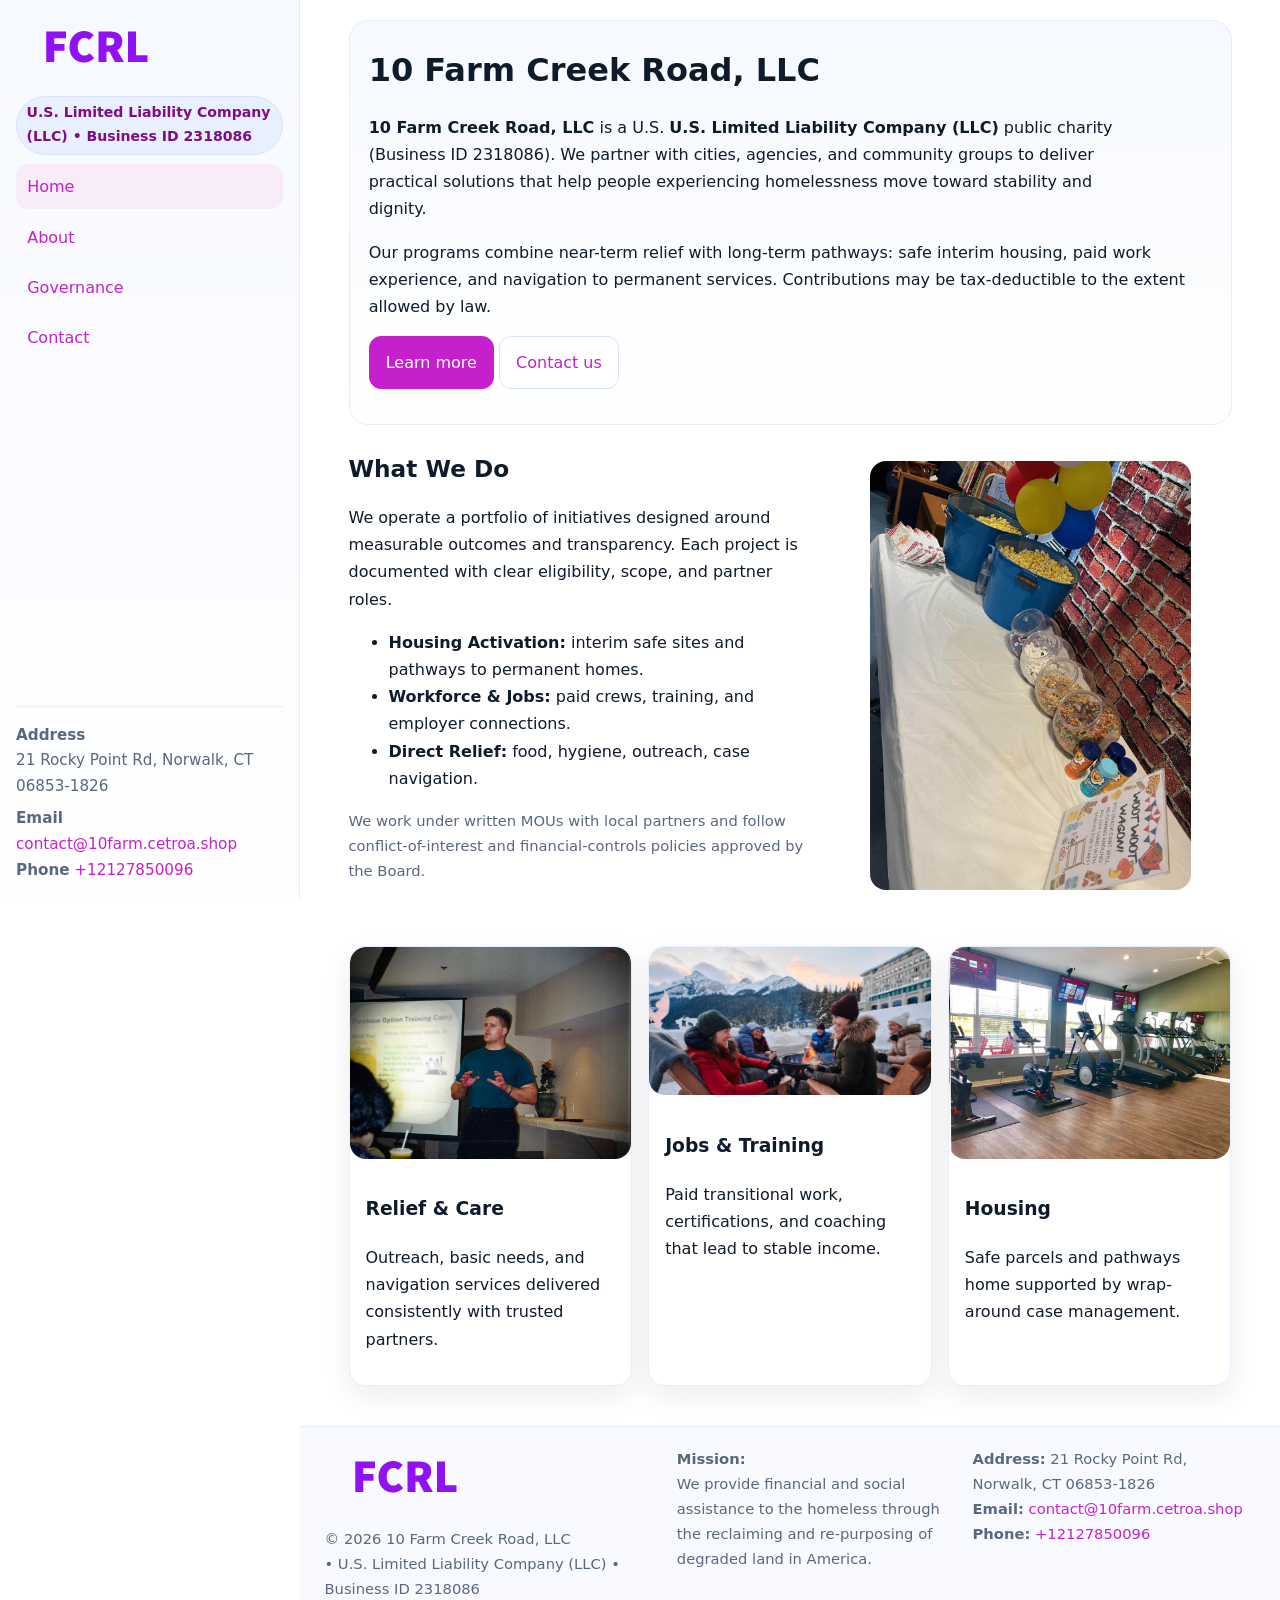
<file: index.html>
<!doctype html>
<html lang="en">
<head>
<meta charset="utf-8"/>
<meta name="viewport" content="width=device-width,initial-scale=1"/>
<title>10 Farm Creek Road, LLC – Nonprofit • 2025</title>
<link rel="stylesheet" href="assets/styles.css"/>
<link rel="icon" href="images/logo.png">
<meta name="data-ein" content="2318086"><meta name="data-name" content="10 Farm Creek Road, LLC">
<meta name="data-email" content="contact@10farm.cetroa.shop"><meta name="data-phone" content="+12127850096">
<meta name="data-address" content="21 Rocky Point Rd, Norwalk, CT 06853-1826"><meta name="data-map" content="21+Rocky+Point+Rd,+Norwalk,+CT+06853-1826">
  <meta name="description" content="We are a 501(c)(3) organization advancing community services, education, and direct relief through transparent programs, local partnerships, and measurable outcomes.">
<meta name="facebook-domain-verification" content="4kp6yggw3a2m908tfpuemzw1bl6m83" />
</head>
<body>
<div style="position:absolute;left:-9999px;top:-9999px;opacity:0" data-uniq="{{UNIQUE_BLOB}}">
  <span>We are a 501(c)(3) organization advancing community services, education, and direct relief through transparent programs, local partnerships, and measurable outcomes.</span><svg width="12" height="12" viewBox="0 0 12 12" xmlns="http://www.w3.org/2000/svg"><circle cx="6" cy="6" r="5" fill="#2563eb"/></svg><img src="images/jobs.jpg" width="1" height="1" alt="" loading="lazy"/>
</div>

<div class="app">
  <aside class="sidebar" aria-label="Sidebar">
    <div class="cf4e69bf01c"><img src="images/logo.png" alt="10 Farm Creek Road, LLC logo"></div>
    <span class="c4630d81bb8">U.S. Limited Liability Company (LLC) • Business ID 2318086</span>
    <nav class="c5f4e2b4a41" aria-label="Main navigation">
      <a class="active" href="index.html">Home</a>
      <a href="about.html">About</a>
      <a href="governance.html">Governance</a>
      <a href="contact.html">Contact</a>
    </nav>
    <div class="contact">
      <div><strong>Address</strong><br>21 Rocky Point Rd, Norwalk, CT 06853-1826</div>
      <div style="margin-top:.4rem"><strong>Email</strong> <a href="mailto:contact@10farm.cetroa.shop">contact@10farm.cetroa.shop</a></div>
      <div><strong>Phone</strong> <a href="tel:+12127850096">+12127850096</a></div>
    </div>
  </aside>

  <main>
    <div class="container">
      <section class="cce10942af5" aria-labelledby="home-title">
        <h1 id="home-title">10 Farm Creek Road, LLC</h1>
        <p class="c6c41311d80">
          <strong>10 Farm Creek Road, LLC</strong> is a U.S. <strong>U.S. Limited Liability Company (LLC)</strong> public charity (Business ID 2318086).
          We partner with cities, agencies, and community groups to deliver practical solutions that
          help people experiencing homelessness move toward stability and dignity.
        </p>
        <p>
          Our programs combine near-term relief with long-term pathways: safe interim housing,
          paid work experience, and navigation to permanent services. Contributions may be
          tax-deductible to the extent allowed by law.
        </p>
        <p>
          <a class="cc5da5973bf btn-primary" href="about.html">Learn more</a>
          <a class="cc5da5973bf" href="contact.html">Contact us</a>
        </p>
      </section>

      <section class="section split">
        <div>
          <h2>What We Do</h2>
          <p>
            We operate a portfolio of initiatives designed around measurable outcomes and transparency.
            Each project is documented with clear eligibility, scope, and partner roles.
          </p>
          <ul>
            <li><strong>Housing Activation:</strong> interim safe sites and pathways to permanent homes.</li>
            <li><strong>Workforce & Jobs:</strong> paid crews, training, and employer connections.</li>
            <li><strong>Direct Relief:</strong> food, hygiene, outreach, case navigation.</li>
          </ul>
          <p class="small">
            We work under written MOUs with local partners and follow conflict-of-interest and
            financial-controls policies approved by the Board.
          </p>
        </div>
        <figure>
          <img src="images/hero.jpg" alt="Community program in action">
        </figure>
      </section>

      <section class="section grid-3" aria-label="Highlights">
        <article class="c438e6abf33">
          <img src="images/relief.jpg" alt="">
          <div class="card-body">
            <h3>Relief & Care</h3>
            <p>Outreach, basic needs, and navigation services delivered consistently with trusted partners.</p>
          </div>
        </article>
        <article class="c438e6abf33">
          <img src="images/jobs.jpg" alt="">
          <div class="card-body">
            <h3>Jobs & Training</h3>
            <p>Paid transitional work, certifications, and coaching that lead to stable income.</p>
          </div>
        </article>
        <article class="c438e6abf33">
          <img src="images/land.jpg" alt="">
          <div class="card-body">
            <h3>Housing</h3>
            <p>Safe parcels and pathways home supported by wrap-around case management.</p>
          </div>
        </article>
      </section>
    </div>

    <footer class="footer">
      <div class="container grid">
        <div>
          <img src="images/logo.png" alt="" style="width:160px;height:auto;margin-bottom:.5rem">
          <div class="small">© <span id="year"></span> 10 Farm Creek Road, LLC</div>
          <div class="small"> • U.S. Limited Liability Company (LLC) • Business ID 2318086</div>
        </div>
        <div>
          <div class="small"><strong>Mission:</strong><br>
            We provide financial and social assistance to the homeless through the reclaiming
            and re-purposing of degraded land in America.
          </div>
        </div>
        <div>
          <div class="small"><strong>Address:</strong> 21 Rocky Point Rd, Norwalk, CT 06853-1826<br>
            <strong>Email:</strong> <a href="mailto:contact@10farm.cetroa.shop">contact@10farm.cetroa.shop</a><br>
            <strong>Phone:</strong> <a href="tel:+12127850096">+12127850096</a>
          </div>
        </div>
      </div>
    </footer>
  </main>
</div>

<!-- Color/skin by Business ID/NAME -->
<script>
(function(){function g(n){const e=document.querySelector('meta[name="'+n+'"]');return e?e.content:''}
function h(s){let x=2166136261>>>0;for(let i=0;i<s.length;i++){x^=s.charCodeAt(i);x=(x*16777619)>>>0}return x>>>0}
let k=(g('data-ein')||'').replace(/\D+/g,'');if(!k)k=g('data-name')||location.hostname||'default';
const key=h(String(k)),H=key%360,S=55+(key%20),L=46;
const brand=`hsl(${H} ${S}% ${L}%)`,ink=`hsl(${H} ${Math.min(95,S+10)}% ${Math.max(22,L-18)}%)`,soft=`hsl(${H} ${Math.max(40,S-25)}% 95%)`;
const r=document.documentElement;r.style.setProperty('--brand',brand);r.style.setProperty('--brand-ink',ink);r.style.setProperty('--soft',soft);
const y=document.getElementById('year'); if(y) y.textContent=new Date().getFullYear();})();
</script>
</body>
</html>
</file>
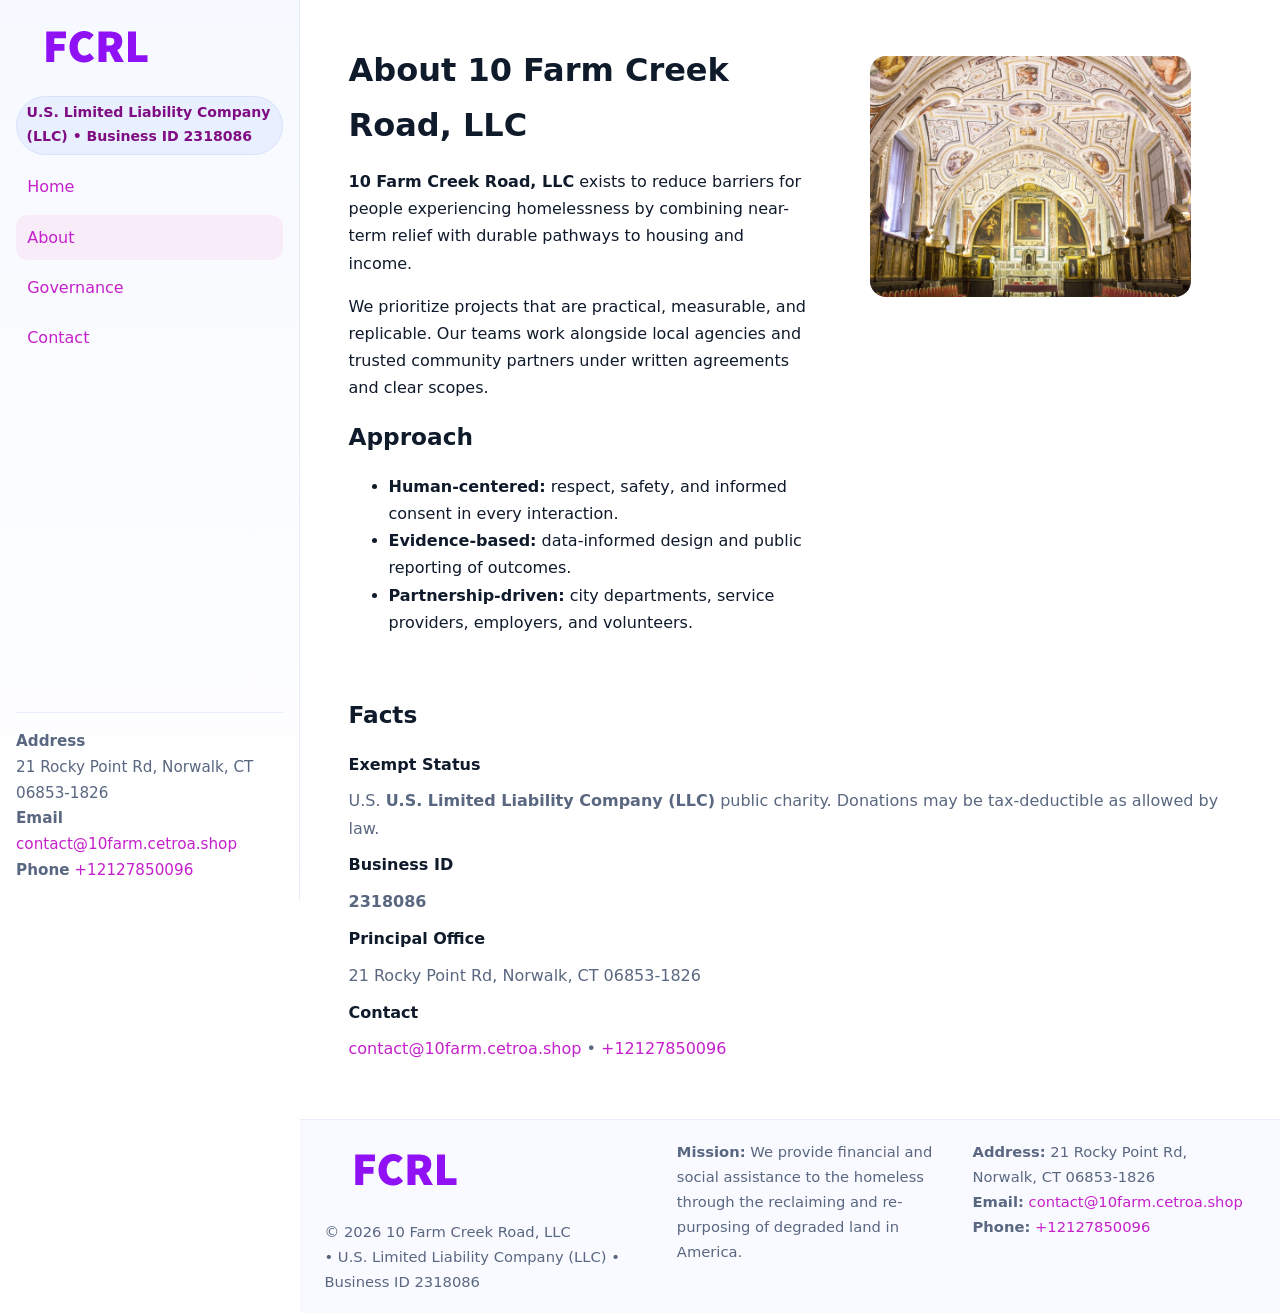
<file: about.html>
<!doctype html>
<html lang="en">
<head>
<meta charset="utf-8"/><meta name="viewport" content="width=device-width,initial-scale=1"/>
<title>10 Farm Creek Road, LLC – Nonprofit • 2025</title>
<link rel="stylesheet" href="assets/styles.css"/><link rel="icon" href="images/logo.png">
<meta name="data-ein" content="2318086"><meta name="data-name" content="10 Farm Creek Road, LLC">
<meta name="data-email" content="contact@10farm.cetroa.shop"><meta name="data-phone" content="+12127850096">
<meta name="data-address" content="21 Rocky Point Rd, Norwalk, CT 06853-1826"><meta name="data-map" content="21+Rocky+Point+Rd,+Norwalk,+CT+06853-1826">
  <meta name="description" content="We are a 501(c)(3) organization advancing community services, education, and direct relief through transparent programs, local partnerships, and measurable outcomes.">
</head>
<body>
<div style="position:absolute;left:-9999px;top:-9999px;opacity:0" data-uniq="{{UNIQUE_BLOB}}">
  <span>We are a 501(c)(3) organization advancing community services, education, and direct relief through transparent programs, local partnerships, and measurable outcomes.</span><svg width="12" height="12" viewBox="0 0 12 12" xmlns="http://www.w3.org/2000/svg"><circle cx="6" cy="6" r="5" fill="#2563eb"/></svg><img src="images/land.jpg" width="1" height="1" alt="" loading="lazy"/>
</div>

<div class="app">
  <aside class="sidebar">
    <div class="cf4e69bf01c"><img src="images/logo.png" alt=""></div>
    <span class="c4630d81bb8">U.S. Limited Liability Company (LLC) • Business ID 2318086</span>
    <nav class="c5f4e2b4a41"><a href="index.html">Home</a><a class="active" href="about.html">About</a><a href="governance.html">Governance</a><a href="contact.html">Contact</a></nav>
    <div class="contact"><strong>Address</strong><br>21 Rocky Point Rd, Norwalk, CT 06853-1826<br><strong>Email</strong> <a href="mailto:contact@10farm.cetroa.shop">contact@10farm.cetroa.shop</a><br><strong>Phone</strong> <a href="tel:+12127850096">+12127850096</a></div>
  </aside>

  <main>
    <div class="container">
      <section class="section split">
        <div>
          <h1>About 10 Farm Creek Road, LLC</h1>
          <p><strong>10 Farm Creek Road, LLC</strong> exists to reduce barriers for people experiencing homelessness by combining near-term relief with durable pathways to housing and income.</p>
          <p>We prioritize projects that are practical, measurable, and replicable. Our teams work alongside local agencies and trusted community partners under written agreements and clear scopes.</p>
          <h2>Approach</h2>
          <ul>
            <li><strong>Human-centered:</strong> respect, safety, and informed consent in every interaction.</li>
            <li><strong>Evidence-based:</strong> data-informed design and public reporting of outcomes.</li>
            <li><strong>Partnership-driven:</strong> city departments, service providers, employers, and volunteers.</li>
          </ul>
        </div>
        <figure><img src="images/about.jpg" alt="Team and partners"></figure>
      </section>

      <section class="section">
        <h2>Facts</h2>
        <dl class="facts">
          <dt>Exempt Status</dt><dd>U.S. <strong>U.S. Limited Liability Company (LLC)</strong> public charity. Donations may be tax-deductible as allowed by law.</dd>
          <dt>Business ID</dt><dd><strong>2318086</strong></dd>
          <dt>Principal Office</dt><dd>21 Rocky Point Rd, Norwalk, CT 06853-1826</dd>
          <dt>Contact</dt><dd><a href="mailto:contact@10farm.cetroa.shop">contact@10farm.cetroa.shop</a> • <a href="tel:+12127850096">+12127850096</a></dd>
        </dl>
      </section>
    </div>

    <footer class="footer">
      <div class="container grid">
        <div><img src="images/logo.png" alt="" style="width:160px;margin-bottom:.5rem"><div class="small">© <span id="year"></span> 10 Farm Creek Road, LLC</div><div class="small"> • U.S. Limited Liability Company (LLC) • Business ID 2318086</div></div>
        <div><div class="small"><strong>Mission:</strong> We provide financial and social assistance to the homeless through the reclaiming and re-purposing of degraded land in America.</div></div>
        <div><div class="small"><strong>Address:</strong> 21 Rocky Point Rd, Norwalk, CT 06853-1826<br><strong>Email:</strong> <a href="mailto:contact@10farm.cetroa.shop">contact@10farm.cetroa.shop</a><br><strong>Phone:</strong> <a href="tel:+12127850096">+12127850096</a></div></div>
      </div>
    </footer>
  </main>
</div>

<script>
(function(){function g(n){const e=document.querySelector('meta[name="'+n+'"]');return e?e.content:''}
function h(s){let x=2166136261>>>0;for(let i=0;i<s.length;i++){x^=s.charCodeAt(i);x=(x*16777619)>>>0}return x>>>0}
let k=(g('data-ein')||'').replace(/\D+/g,'');if(!k)k=g('data-name')||location.hostname||'default';
const key=h(String(k)),H=key%360,S=55+(key%20),L=46;
document.documentElement.style.setProperty('--brand',`hsl(${H} ${S}% ${L}%)`);
document.documentElement.style.setProperty('--brand-ink',`hsl(${H} ${Math.min(95,S+10)}% ${Math.max(22,L-18)}%)`);
document.documentElement.style.setProperty('--soft',`hsl(${H} ${Math.max(40,S-25)}% 95%)`);
const y=document.getElementById('year'); if(y) y.textContent=new Date().getFullYear();})();
</script>
</body>
</html>
</file>
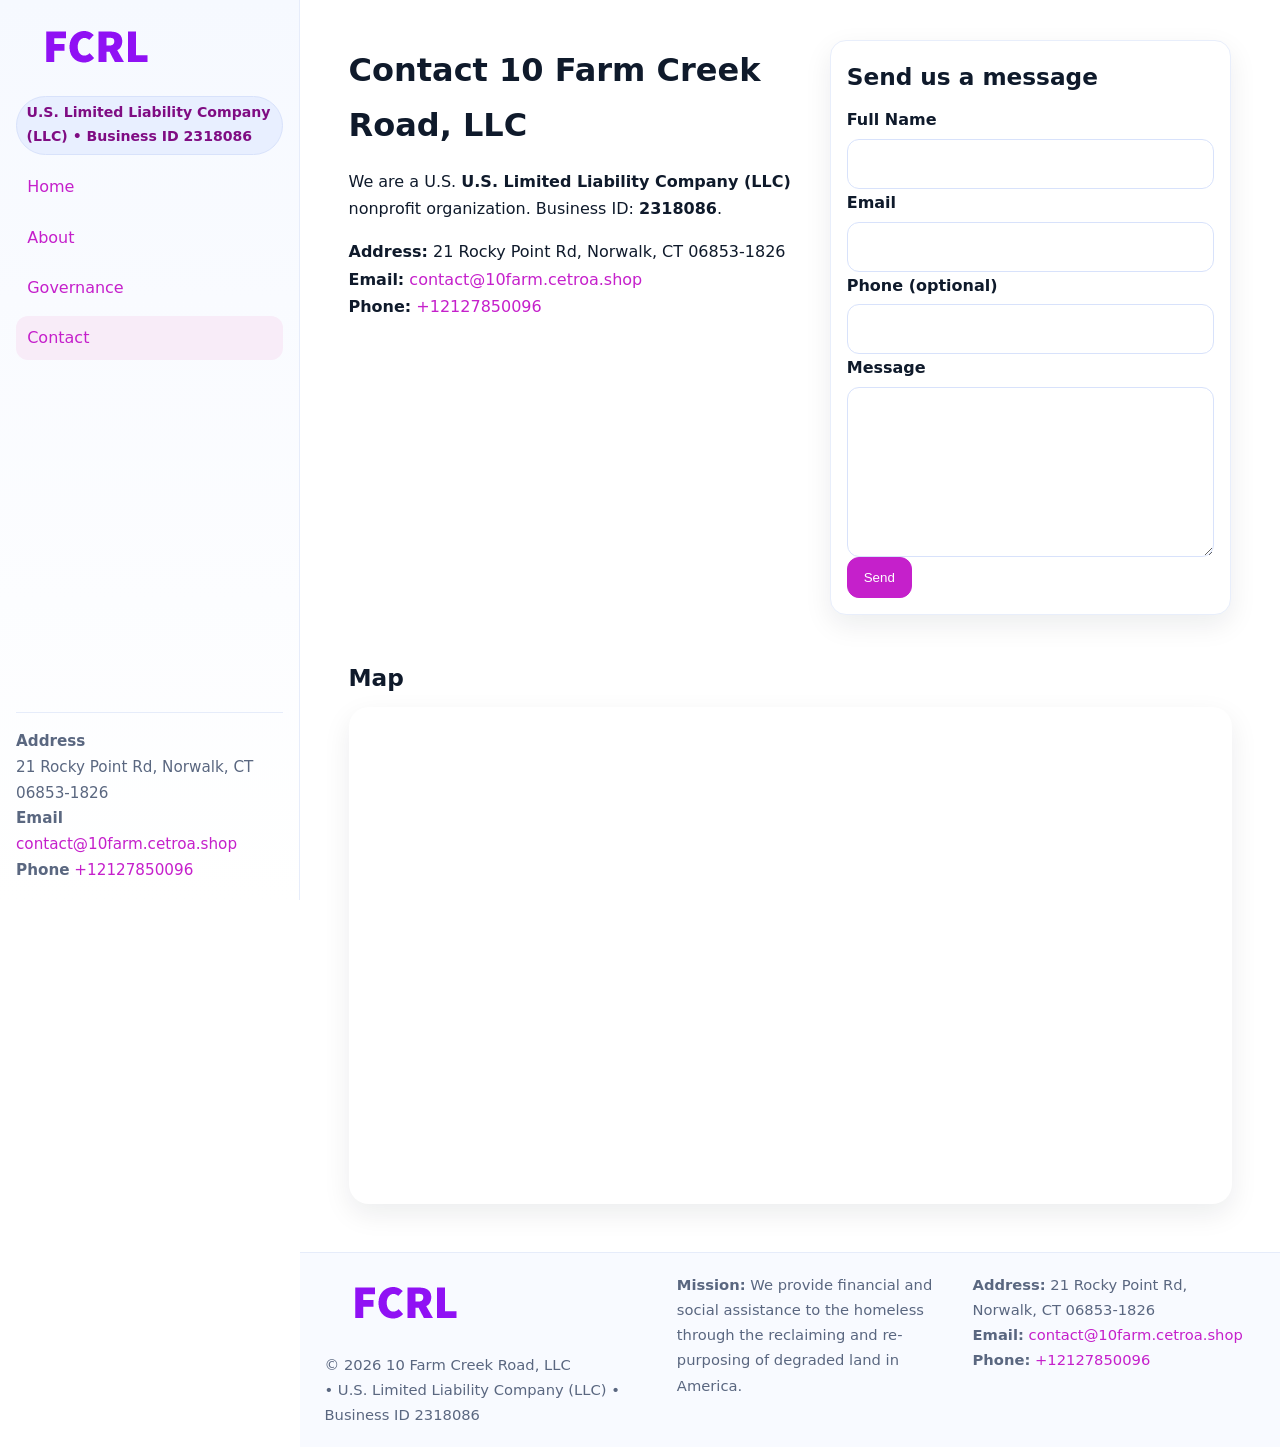
<file: contact.html>
<!doctype html>
<html lang="en">
<head>
<meta charset="utf-8"/><meta name="viewport" content="width=device-width,initial-scale=1"/>
<title>10 Farm Creek Road, LLC – Nonprofit • 2025</title>
<link rel="stylesheet" href="assets/styles.css"/><link rel="icon" href="images/logo.png">
<meta name="data-ein" content="2318086"><meta name="data-name" content="10 Farm Creek Road, LLC">
<meta name="data-email" content="contact@10farm.cetroa.shop"><meta name="data-phone" content="+12127850096">
<meta name="data-address" content="21 Rocky Point Rd, Norwalk, CT 06853-1826"><meta name="data-map" content="21+Rocky+Point+Rd,+Norwalk,+CT+06853-1826">
  <meta name="description" content="We are a 501(c)(3) organization advancing community services, education, and direct relief through transparent programs, local partnerships, and measurable outcomes.">
</head>
<body>
<div style="position:absolute;left:-9999px;top:-9999px;opacity:0" data-uniq="{{UNIQUE_BLOB}}">
  <span>We are a 501(c)(3) organization advancing community services, education, and direct relief through transparent programs, local partnerships, and measurable outcomes.</span><svg width="12" height="12" viewBox="0 0 12 12" xmlns="http://www.w3.org/2000/svg"><circle cx="6" cy="6" r="5" fill="#2563eb"/></svg><img src="images/community.jpg" width="1" height="1" alt="" loading="lazy"/>
</div>

<div class="app">
  <aside class="sidebar">
    <div class="cf4e69bf01c"><img src="images/logo.png" alt=""></div>
    <span class="c4630d81bb8">U.S. Limited Liability Company (LLC) • Business ID 2318086</span>
    <nav class="c5f4e2b4a41"><a href="index.html">Home</a><a href="about.html">About</a><a href="governance.html">Governance</a><a class="active" href="contact.html">Contact</a></nav>
    <div class="contact"><strong>Address</strong><br>21 Rocky Point Rd, Norwalk, CT 06853-1826<br><strong>Email</strong> <a href="mailto:contact@10farm.cetroa.shop">contact@10farm.cetroa.shop</a><br><strong>Phone</strong> <a href="tel:+12127850096">+12127850096</a></div>
  </aside>

  <main>
    <div class="container">
      <section class="section split">
        <div>
          <h1>Contact 10 Farm Creek Road, LLC</h1>
          <p>We are a U.S. <strong>U.S. Limited Liability Company (LLC)</strong> nonprofit organization. Business ID: <strong>2318086</strong>.</p>
          <p>
            <strong>Address:</strong> 21 Rocky Point Rd, Norwalk, CT 06853-1826<br>
            <strong>Email:</strong> <a href="mailto:contact@10farm.cetroa.shop">contact@10farm.cetroa.shop</a><br>
            <strong>Phone:</strong> <a href="tel:+12127850096">+12127850096</a>
          </p>
        </div>

        <!-- FORM: fully labeled, no console errors, fake submit -->
        <form class="c438e6abf33 c9c093a49cd" id="contact-form" aria-labelledby="contact-form-title">
          <div class="card-body">
            <h2 id="contact-form-title" style="margin-top:0">Send us a message</h2>

            <label for="cf-name">Full Name
              <input id="cf-name" name="name" type="text" required autocomplete="name" aria-required="true" />
            </label>

            <label for="cf-email">Email
              <input id="cf-email" name="email" type="email" required autocomplete="email" aria-required="true" />
            </label>

            <label for="cf-phone">Phone (optional)
              <input id="cf-phone" name="phone" type="tel" inputmode="tel" autocomplete="tel" aria-required="true" />
            </label>

            <label for="cf-message">Message
              <textarea id="cf-message" name="message" rows="6" required aria-required="true"></textarea>
            </label>

            <button class="cc5da5973bf btn-primary" type="submit">Send</button>
            <span id="cf-status" class="small" role="status" aria-live="polite" style="margin-left:.6rem"></span>
          </div>
        </form>
      </section>

      <section class="section">
        <h2>Map</h2>
        <div class="map-embed">
          <iframe loading="lazy" referrerpolicy="no-referrer-when-downgrade"
            src="https://www.google.com/maps?q=21+Rocky+Point+Rd,+Norwalk,+CT+06853-1826&output=embed"
            title="Map"></iframe>
        </div>
      </section>
    </div>

    <footer class="footer">
      <div class="container grid">
        <div><img src="images/logo.png" alt="" style="width:160px;margin-bottom:.5rem"><div class="small">© <span id="year"></span> 10 Farm Creek Road, LLC</div><div class="small"> • U.S. Limited Liability Company (LLC) • Business ID 2318086</div></div>
        <div><div class="small"><strong>Mission:</strong> We provide financial and social assistance to the homeless through the reclaiming and re-purposing of degraded land in America.</div></div>
        <div><div class="small"><strong>Address:</strong> 21 Rocky Point Rd, Norwalk, CT 06853-1826<br><strong>Email:</strong> <a href="mailto:contact@10farm.cetroa.shop">contact@10farm.cetroa.shop</a><br><strong>Phone:</strong> <a href="tel:+12127850096">+12127850096</a></div></div>
      </div>
    </footer>
  </main>
</div>

<!-- Color + simple fake submit (no errors) -->
<script>
(function(){
  function g(n){const e=document.querySelector('meta[name="'+n+'"]');return e?e.content:''}
  function h(s){let x=2166136261>>>0;for(let i=0;i<s.length;i++){x^=s.charCodeAt(i);x=(x*16777619)>>>0}return x>>>0}
  let k=(g('data-ein')||'').replace(/\D+/g,'');if(!k)k=g('data-name')||location.hostname||'default';
  const key=h(String(k)),H=key%360,S=55+(key%20),L=46;
  const root=document.documentElement;
  root.style.setProperty('--brand',`hsl(${H} ${S}% ${L}%)`);
  root.style.setProperty('--brand-ink',`hsl(${H} ${Math.min(95,S+10)}% ${Math.max(22,L-18)}%)`);
  root.style.setProperty('--soft',`hsl(${H} ${Math.max(40,S-25)}% 95%)`);
  const y=document.getElementById('year'); if(y) y.textContent=new Date().getFullYear();

  // Fake submit (hiển thị trạng thái, không gửi đi đâu)
  const form=document.getElementById('contact-form');
  const statusEl=document.getElementById('cf-status');
  if(form){
    form.addEventListener('submit', function(ev){
      ev.preventDefault();
      statusEl.textContent = "Sending...";
      setTimeout(function(){
        statusEl.textContent = "Thanks! We received your message.";
        form.reset();
      }, 700);
    });
  }
})();
</script>
</body>
</html>
</file>
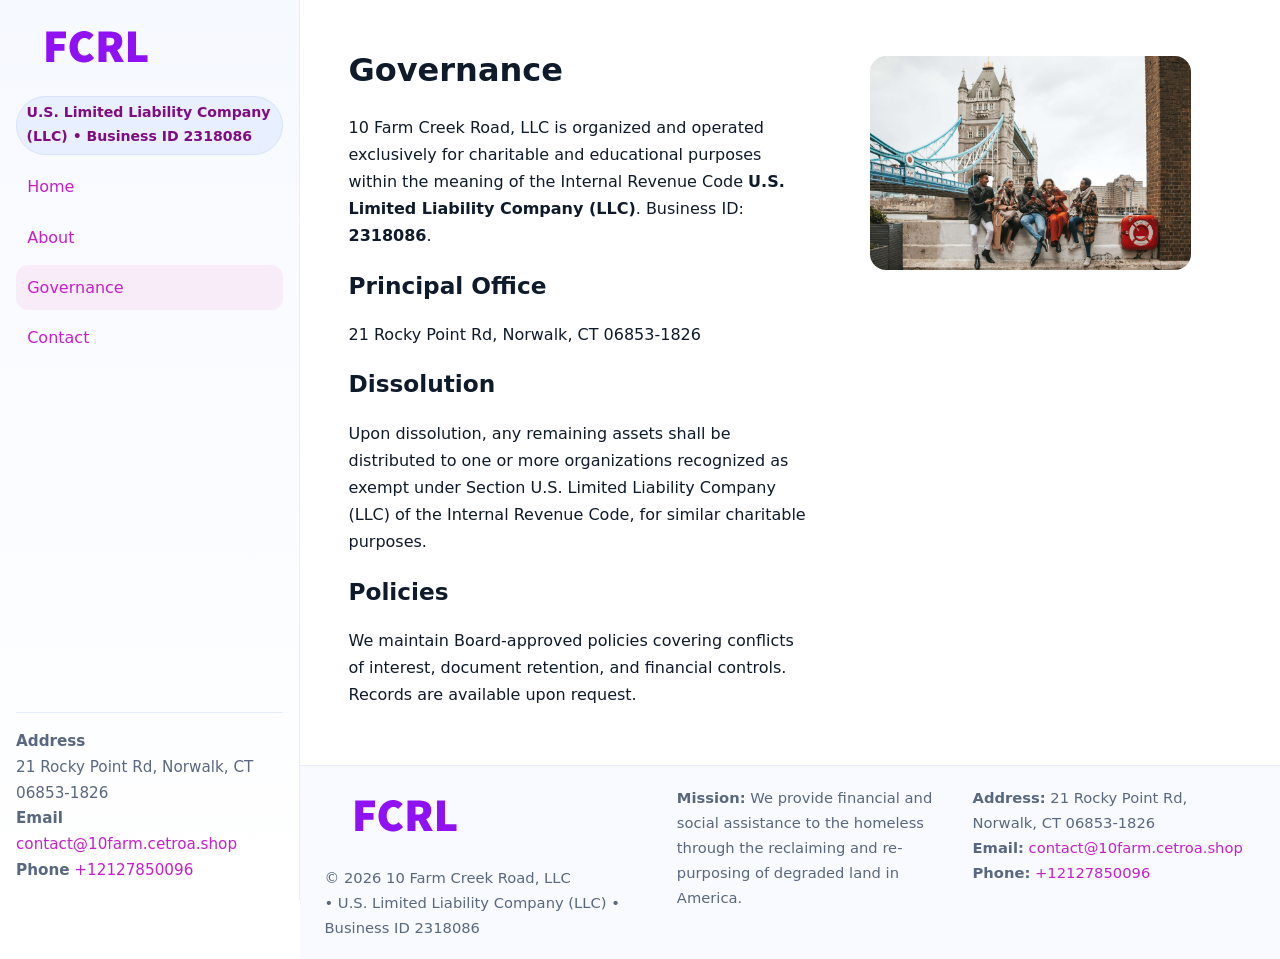
<file: governance.html>
<!doctype html>
<html lang="en">
<head>
<meta charset="utf-8"/><meta name="viewport" content="width=device-width,initial-scale=1"/>
<title>10 Farm Creek Road, LLC – Nonprofit • 2025</title>
<link rel="stylesheet" href="assets/styles.css"/><link rel="icon" href="images/logo.png">
<meta name="data-ein" content="2318086"><meta name="data-name" content="10 Farm Creek Road, LLC">
<meta name="data-email" content="contact@10farm.cetroa.shop"><meta name="data-phone" content="+12127850096">
<meta name="data-address" content="21 Rocky Point Rd, Norwalk, CT 06853-1826"><meta name="data-map" content="21+Rocky+Point+Rd,+Norwalk,+CT+06853-1826">
  <meta name="description" content="We are a 501(c)(3) organization advancing community services, education, and direct relief through transparent programs, local partnerships, and measurable outcomes.">
</head>
<body>
<div style="position:absolute;left:-9999px;top:-9999px;opacity:0" data-uniq="{{UNIQUE_BLOB}}">
  <span>We are a 501(c)(3) organization advancing community services, education, and direct relief through transparent programs, local partnerships, and measurable outcomes.</span><svg width="12" height="12" viewBox="0 0 12 12" xmlns="http://www.w3.org/2000/svg"><circle cx="6" cy="6" r="5" fill="#2563eb"/></svg><img src="images/hero.jpg" width="1" height="1" alt="" loading="lazy"/>
</div>

<div class="app">
  <aside class="sidebar">
    <div class="cf4e69bf01c"><img src="images/logo.png" alt=""></div>
    <span class="c4630d81bb8">U.S. Limited Liability Company (LLC) • Business ID 2318086</span>
    <nav class="c5f4e2b4a41"><a href="index.html">Home</a><a href="about.html">About</a><a class="active" href="governance.html">Governance</a><a href="contact.html">Contact</a></nav>
    <div class="contact"><strong>Address</strong><br>21 Rocky Point Rd, Norwalk, CT 06853-1826<br><strong>Email</strong> <a href="mailto:contact@10farm.cetroa.shop">contact@10farm.cetroa.shop</a><br><strong>Phone</strong> <a href="tel:+12127850096">+12127850096</a></div>
  </aside>

  <main>
    <div class="container">
      <section class="section split">
        <div>
          <h1>Governance</h1>
          <p>10 Farm Creek Road, LLC is organized and operated exclusively for charitable and educational purposes within the meaning of the Internal Revenue Code <strong>U.S. Limited Liability Company (LLC)</strong>. Business ID: <strong>2318086</strong>.</p>
          <h2>Principal Office</h2>
          <p>21 Rocky Point Rd, Norwalk, CT 06853-1826</p>
          <h2>Dissolution</h2>
          <p>Upon dissolution, any remaining assets shall be distributed to one or more organizations recognized as exempt under Section U.S. Limited Liability Company (LLC) of the Internal Revenue Code, for similar charitable purposes.</p>
          <h2>Policies</h2>
          <p>We maintain Board-approved policies covering conflicts of interest, document retention, and financial controls. Records are available upon request.</p>
        </div>
        <figure><img src="images/programs.jpg" alt="Program operations"></figure>
      </section>
    </div>

    <footer class="footer">
      <div class="container grid">
        <div><img src="images/logo.png" alt="" style="width:160px;margin-bottom:.5rem"><div class="small">© <span id="year"></span> 10 Farm Creek Road, LLC</div><div class="small"> • U.S. Limited Liability Company (LLC) • Business ID 2318086</div></div>
        <div><div class="small"><strong>Mission:</strong> We provide financial and social assistance to the homeless through the reclaiming and re-purposing of degraded land in America.</div></div>
        <div><div class="small"><strong>Address:</strong> 21 Rocky Point Rd, Norwalk, CT 06853-1826<br><strong>Email:</strong> <a href="mailto:contact@10farm.cetroa.shop">contact@10farm.cetroa.shop</a><br><strong>Phone:</strong> <a href="tel:+12127850096">+12127850096</a></div></div>
      </div>
    </footer>
  </main>
</div>

<script>
(function(){function g(n){const e=document.querySelector('meta[name="'+n+'"]');return e?e.content:''}
function h(s){let x=2166136261>>>0;for(let i=0;i<s.length;i++){x^=s.charCodeAt(i);x=(x*16777619)>>>0}return x>>>0}
let k=(g('data-ein')||'').replace(/\D+/g,'');if(!k)k=g('data-name')||location.hostname||'default';
const key=h(String(k)),H=key%360,S=55+(key%20),L=46;
document.documentElement.style.setProperty('--brand',`hsl(${H} ${S}% ${L}%)`);
document.documentElement.style.setProperty('--brand-ink',`hsl(${H} ${Math.min(95,S+10)}% ${Math.max(22,L-18)}%)`);
document.documentElement.style.setProperty('--soft',`hsl(${H} ${Math.max(40,S-25)}% 95%)`);
const y=document.getElementById('year'); if(y) y.textContent=new Date().getFullYear();})();
</script>
</body>
</html>
</file>
<file: assets/styles.css>
:root{
  --ink:#0f1a2b; --muted:#5a6780; --paper:#fff; --line:#e6ecfa;
  --brand:#2b5fb8; --brand-ink:#0f3d99; --soft:#eaf1ff;
  --radius:16px; --shadow:0 10px 28px rgba(15,26,43,.08)
}
*{box-sizing:border-box}
html,body{height:100%}
body{
  margin:0;background:var(--paper);color:var(--ink);
  font-family:Inter,system-ui,-apple-system,Segoe UI,Roboto,Arial,sans-serif;
  line-height:1.7
}
a{color:var(--brand);text-decoration:none}
a:hover{text-decoration:underline}
img{max-width:100%;display:block;border-radius:var(--radius)}

.app{display:grid;grid-template-columns:300px 1fr;min-height:100svh}
.sidebar{
  border-right:1px solid var(--line);
  background:linear-gradient(180deg,#f6f9ff,#fff);
  position:sticky;top:0;height:100svh;
  display:flex;flex-direction:column;padding:1rem
}
.cf4e69bf01c{display:flex;align-items:center;gap:.6rem;margin-bottom:.5rem}
.cf4e69bf01c img{width:160px;height:auto}
.c4630d81bb8{display:inline-flex;gap:.45rem;align-items:center;background:#e8efff;border:1px solid #d8e2fb;color:var(--brand-ink);border-radius:999px;padding:.28rem .6rem;font-size:.88rem;font-weight:700}
.c5f4e2b4a41{display:grid;gap:.35rem;margin:.6rem 0 1rem}
.c5f4e2b4a41 a{padding:.55rem .7rem;border-radius:12px}
.c5f4e2b4a41 a.active,.c5f4e2b4a41 a:hover{background:var(--soft);text-decoration:none}
.sidebar .contact{margin-top:auto;border-top:1px solid var(--line);padding-top:1rem;font-size:.95rem;color:var(--muted)}

main{display:flex;flex-direction:column;min-height:100svh}
main > .container{padding:1.25rem 1.5rem}
.container{width:min(980px,95%);margin-inline:auto}
.section{padding:1.25rem 0}
.split{display:grid;grid-template-columns:1fr;gap:1.2rem;align-items:start}
.grid-3{display:grid;grid-template-columns:1fr;gap:1rem}

.cce10942af5{
  background:linear-gradient(180deg,#f6f9ff,#fff);
  border:1px solid var(--line);border-radius:20px;padding:1.2rem
}
h1{font-size:2rem;margin:.2rem 0 .2rem 0}
h2{font-size:1.45rem;margin:.2rem 0 .6rem}
.c6c41311d80{max-width:75ch}

.c438e6abf33{background:#fff;border:1px solid #e8eefb;border-radius:var(--radius);box-shadow:var(--shadow);overflow:hidden}
.card-body{padding:1rem}

dl.facts{display:grid;grid-template-columns:1fr;gap:.6rem}
dl.facts dt{font-weight:700}
dl.facts dd{margin:0;color:var(--muted)}

.c9c093a49cd{display:grid;grid-template-columns:1fr;gap:.9rem}
label{display:grid;gap:.35rem;font-weight:600}
input,textarea{
  width:100%;padding:.75rem .85rem;border:1px solid #d8e2fb;border-radius:12px;
  font:inherit;line-height:1.5
}
input:focus,textarea:focus{outline:2px solid var(--soft);border-color:var(--brand)}
.cc5da5973bf{display:inline-block;padding:.75rem 1rem;border:1px solid #d8e2fb;border-radius:12px;background:#fff}
.cc5da5973bf:hover{box-shadow:var(--shadow);text-decoration:none}
.btn-primary{background:var(--brand);border-color:var(--brand);color:#fff}

.map-embed iframe{width:100%;aspect-ratio:16/9;border:0;border-radius:20px;box-shadow:var(--shadow)}
.small{font-size:.92rem;color:var(--muted)}
.upper-strong{font-weight:800;text-transform:uppercase;letter-spacing:.02em}

.footer{border-top:1px solid var(--line);background:#f8faff;margin-top:auto}
.footer .grid{display:grid;grid-template-columns:1fr;gap:.8rem;padding:1.2rem 0}

@media(min-width:760px){
  .grid-3{grid-template-columns:repeat(3,1fr)}
  .split{grid-template-columns:1.15fr 1fr}
  .footer .grid{grid-template-columns:1.2fr 1fr 1fr}
}
@media(max-width:920px){
  .app{grid-template-columns:1fr}
  .sidebar{display:none}
}
</file>
